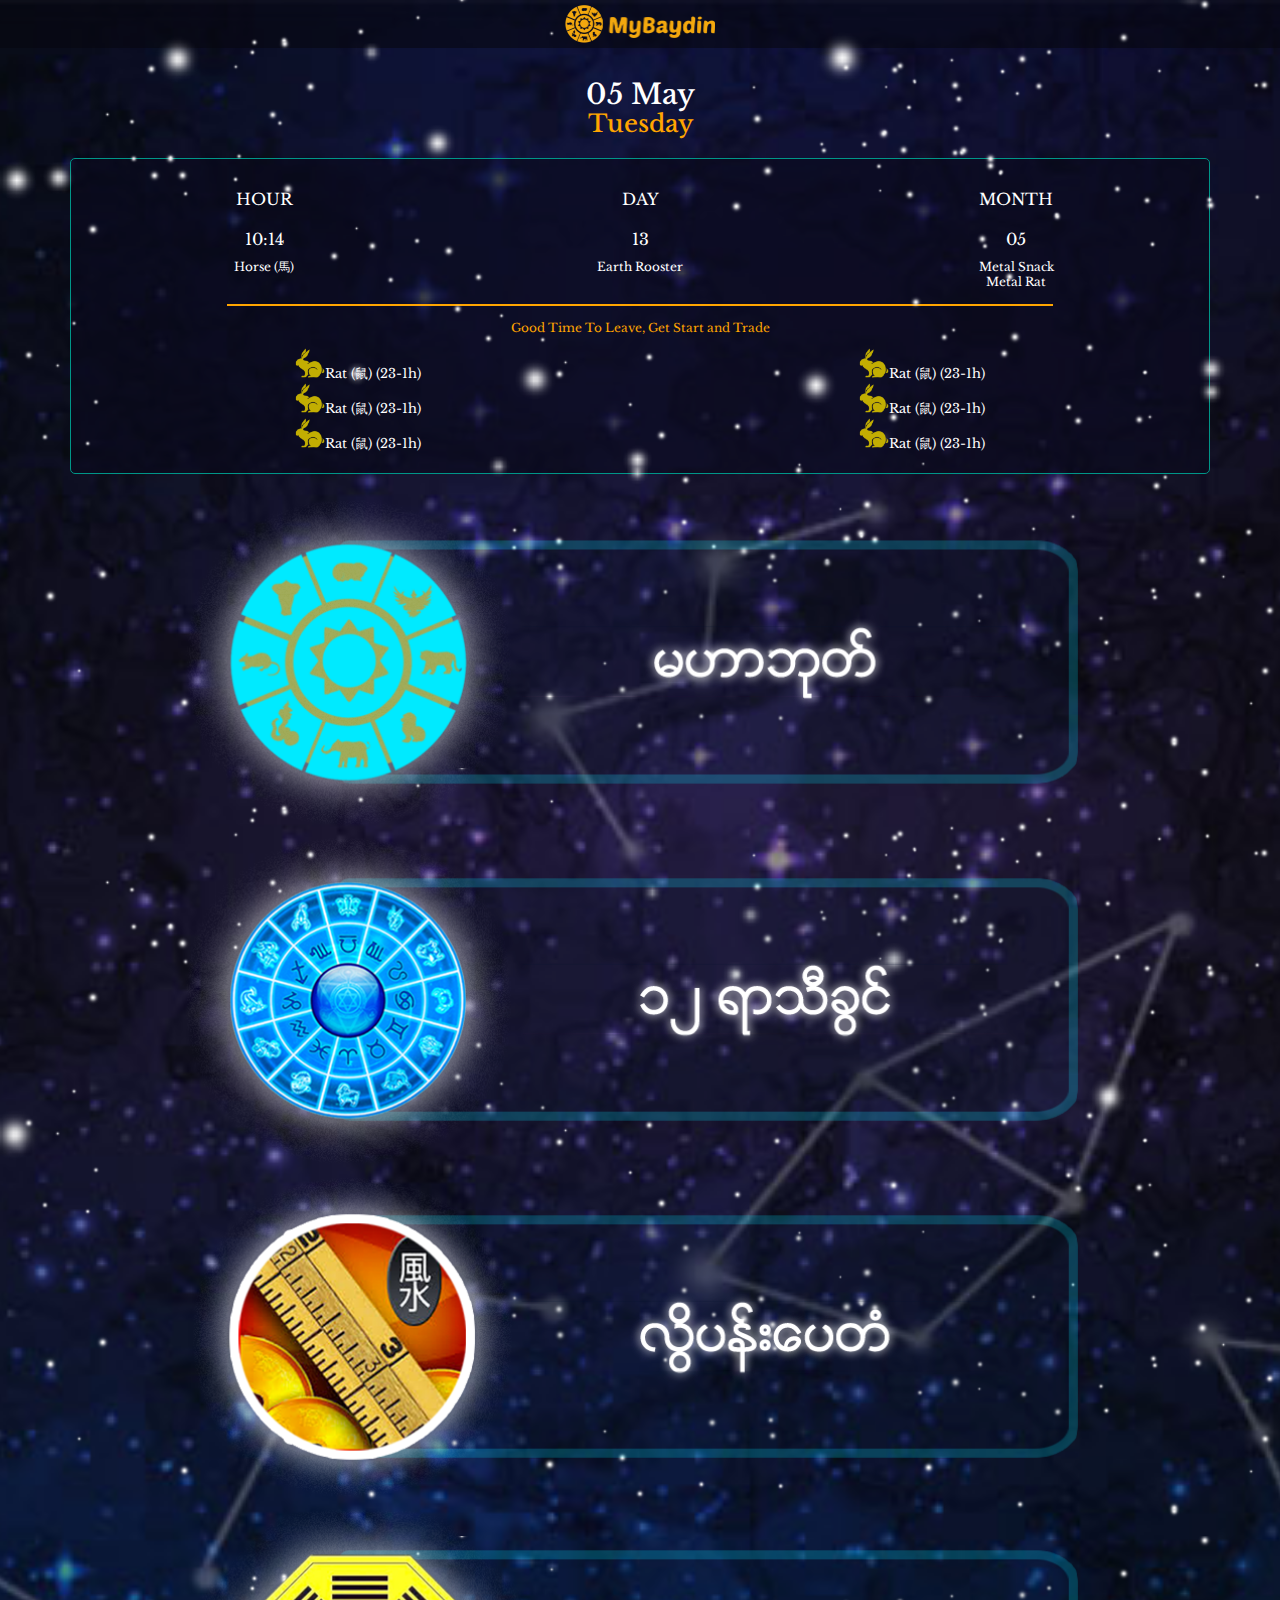
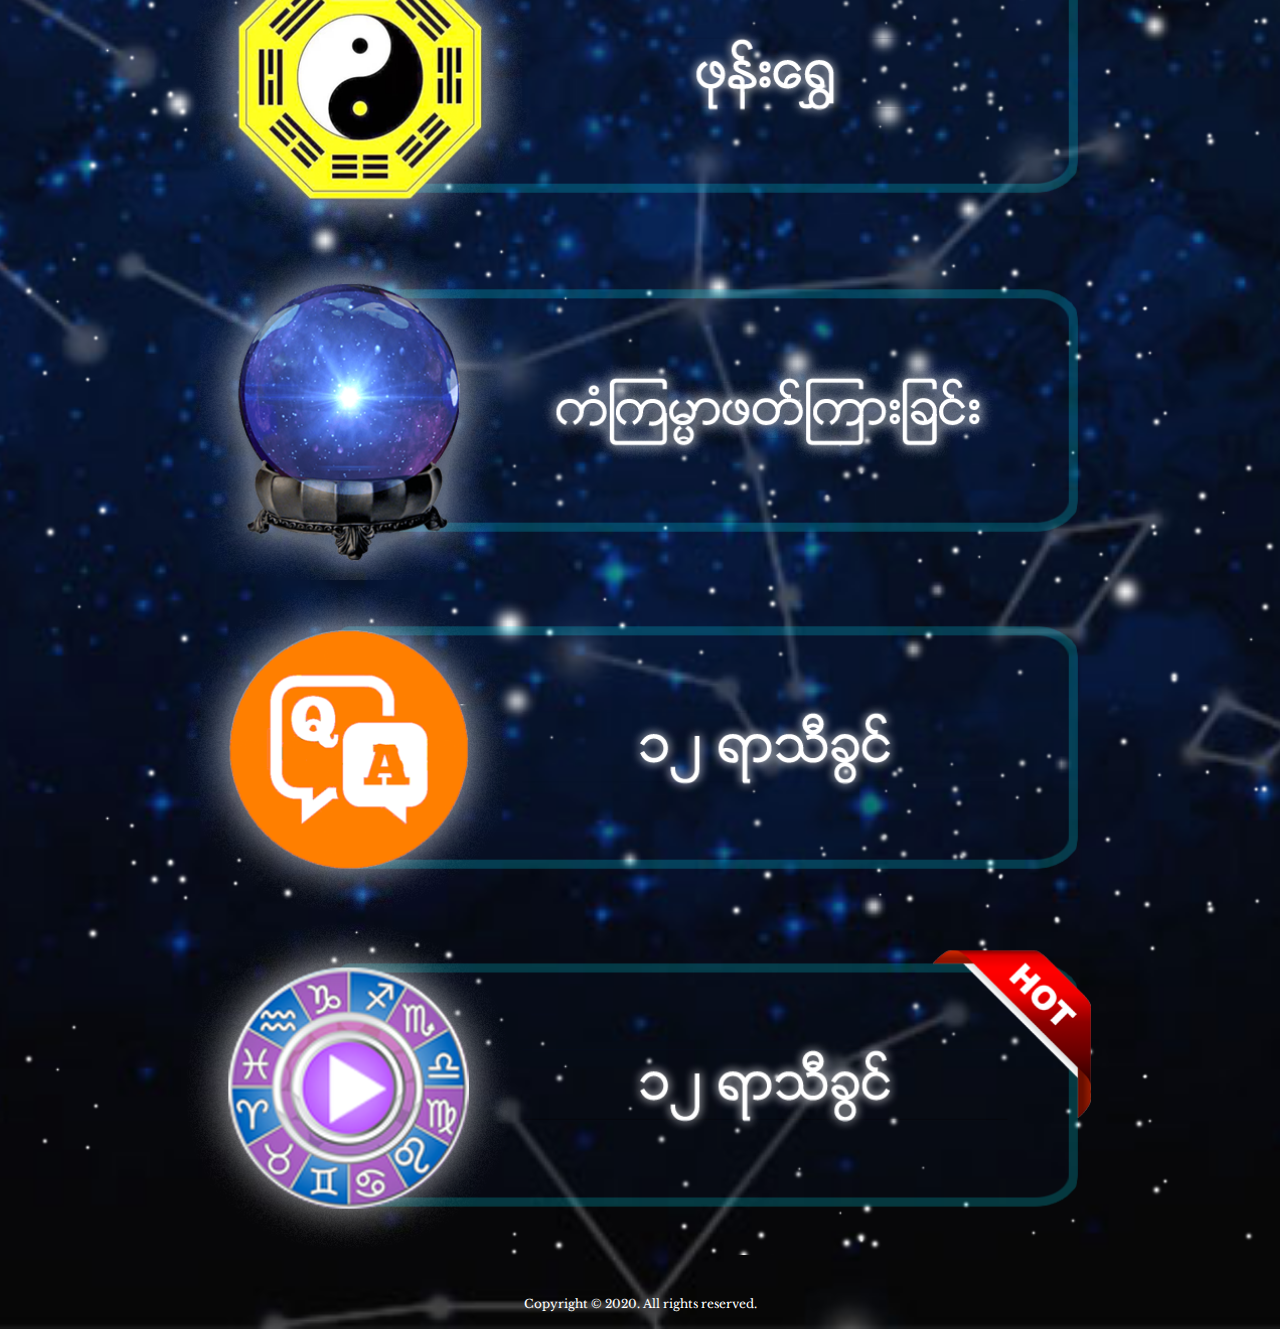
<file: index.html>
<!DOCTYPE html>
<html lang="en">
<head>
	<meta charset="UTF-8">
	<title>myBaydin</title>
  <meta name="viewport" content="width=device-width, initial-scale=1">
  <link href="https://stackpath.bootstrapcdn.com/bootstrap/4.4.1/css/bootstrap.min.css" rel="stylesheet" integrity="sha384-Vkoo8x4CGsO3+Hhxv8T/Q5PaXtkKtu6ug5TOeNV6gBiFeWPGFN9MuhOf23Q9Ifjh" crossorigin="anonymous">
  <script src="https://ajax.googleapis.com/ajax/libs/jquery/3.2.1/jquery.min.js"></script>

	
	<link rel="stylesheet" href="style.css">
	<script>
		$(document).ready(function(){
		    $('#show-video').click(function() {
		      $('#hidden-toggle').toggle("slide");
		    });
		});
	</script>
</head>
<body>
<section>
	<!-- Star background -->
	<div class="star-background">
		<div class="star star1"></div>
		<div class="star star2"></div>
		<div class="star star3"></div>
		<div class="star star4"></div><!-- 
		<div class="star star5"></div>
		<div class="star star6"></div>
		<div class="star star7"></div>
		<div class="star star8"></div> -->
	</div>



	<div id="header">
		<div id="logo"><img src="images/logo.png" alt=""></div>
	</div>

	<div id="date">
		<h3>05 May</h2>
		<h4>Tuesday</h3>
	</div>

	<div id="calendar">
		<div class="container">
			<div class="row">
				<div class="col-4">HOUR</div>
				<div class="col-4">DAY</div>
				<div class="col-4">MONTH</div>
			</div>
			<div class="row">
				<div class="col-4">10:14</div>
				<div class="col-4">13</div>
				<div class="col-4">05</div>
			</div>
			<div class="row" style="font-size: 12px;line-height: normal;">
				<div class="col-4">Horse (馬)</div>
				<div class="col-4">Earth Rooster</div>
				<div class="col-4">Metal Snack <br>Metal Rat</div>
			</div>

			<hr>
			<h7><span class="slogan">Good Time To Leave, Get Start and Trade</span></h7>
			

			<!-- information -->
			<div class="row">
				<div class="col-6 smallinfo">
					<span class="animal animal_23_1"></span>Rat (鼠) (23-1h)
				</div>
				<div class="col-6 smallinfo">
					<span class="animal animal_23_1"></span>Rat (鼠) (23-1h)
				</div>
			</div>
			<div class="row" style="font-size: 13px;line-height: normal;">
				<div class="col-6 smallinfo">
					<span class="animal animal_23_1"></span>Rat (鼠) (23-1h)
				</div>
				<div class="col-6 smallinfo">
					<span class="animal animal_23_1"></span>Rat (鼠) (23-1h)
				</div>
			</div>
			<div class="row" style="font-size: 13px;line-height: normal;">
				<div class="col-6 smallinfo">
					<span class="animal animal_23_1"></span>Rat (鼠) (23-1h)
				</div>
				<div class="col-6 smallinfo">
					<span class="animal animal_23_1"></span>Rat (鼠) (23-1h)
				</div>
			</div>

		</div> <!-- container -->
	</div> <!-- calendar -->

				<!-- service -->
	<div class="service">
		<div class="container">
			<div class="row">
				<div class="col-10 offset-1">	
					<div class="info">
						<a href="cate1.html"><img src="images/icon11.png" alt=""></a>
					</div>					
				</div>
			</div>
			<div class="row">
				<div class="col-10 offset-1">	
					<div class="info">
						<a href="cate2.html"><img src="images/icon12.png" alt=""></a>
					</div>					
				</div>
			</div>
			<div class="row">
				<div class="col-10 offset-1">	
					<div class="info">
						<a href="cate3.html"><img src="images/icon13.png" alt=""></a>
					</div>					
				</div>
			</div>
			<div class="row">
				<div class="col-10 offset-1">	
					<div class="info">
						<a href="#"><img src="images/icon14.png" alt=""></a>
					</div>					
				</div>
			</div>
			<div class="row">
				<div class="col-10 offset-1">	
					<div class="info">
						<a href="cate5.html"><img src="images/icon6.png" alt=""></a>
					</div>					
				</div>
			</div>
			<div class="row">
				<div class="col-10 offset-1">	
					<div class="info">
						<a href="cate6.html"><img src="images/icon21.png" alt=""></a>
					</div>					
				</div>
			</div>
			<div class="row" id="show-video">
				<div class="col-10 offset-1">	
					<div class="info">
						<img src="images/icon23.png" alt="">
					</div>					
				</div>
			</div>


			<div class="row" id="hidden-toggle" style="display: none;">
				<div class="col-10 offset-1">
					<div class="row">	
						<div class="col-6 videocate">
							<a href="cate7.html"><img src="images/clip-icon.png" alt=""><p>Video categories</p></a>
						</div>	
						<div class="col-6 videocate">
							<a href="cate7.html"><img src="images/clip-icon.png" alt=""><p>Video categories</p></a>
						</div>
					</div>
					<div class="row">	
						<div class="col-6 videocate">
							<a href="cate7.html"><img src="images/clip-icon.png" alt=""><p>Video categories</p></a>
						</div>	
						<div class="col-6 videocate">
							<a href="cate7.html"><img src="images/clip-icon.png" alt=""><p>Video categories</p></a>
						</div>
					</div>
				</div>
			</div>

			
		</div>
	</div> <!-- /service -->
</section>

<footer>
	<p style="font-size: 12px;text-align: center;margin-top: 40px;">Copyright © 2020. All rights reserved. </p>
</footer>
  <script src="https://stackpath.bootstrapcdn.com/bootstrap/4.4.1/js/bootstrap.min.js" integrity="sha384-wfSDF2E50Y2D1uUdj0O3uMBJnjuUD4Ih7YwaYd1iqfktj0Uod8GCExl3Og8ifwB6" crossorigin="anonymous"></script>
		
</body>
</html>
</file>
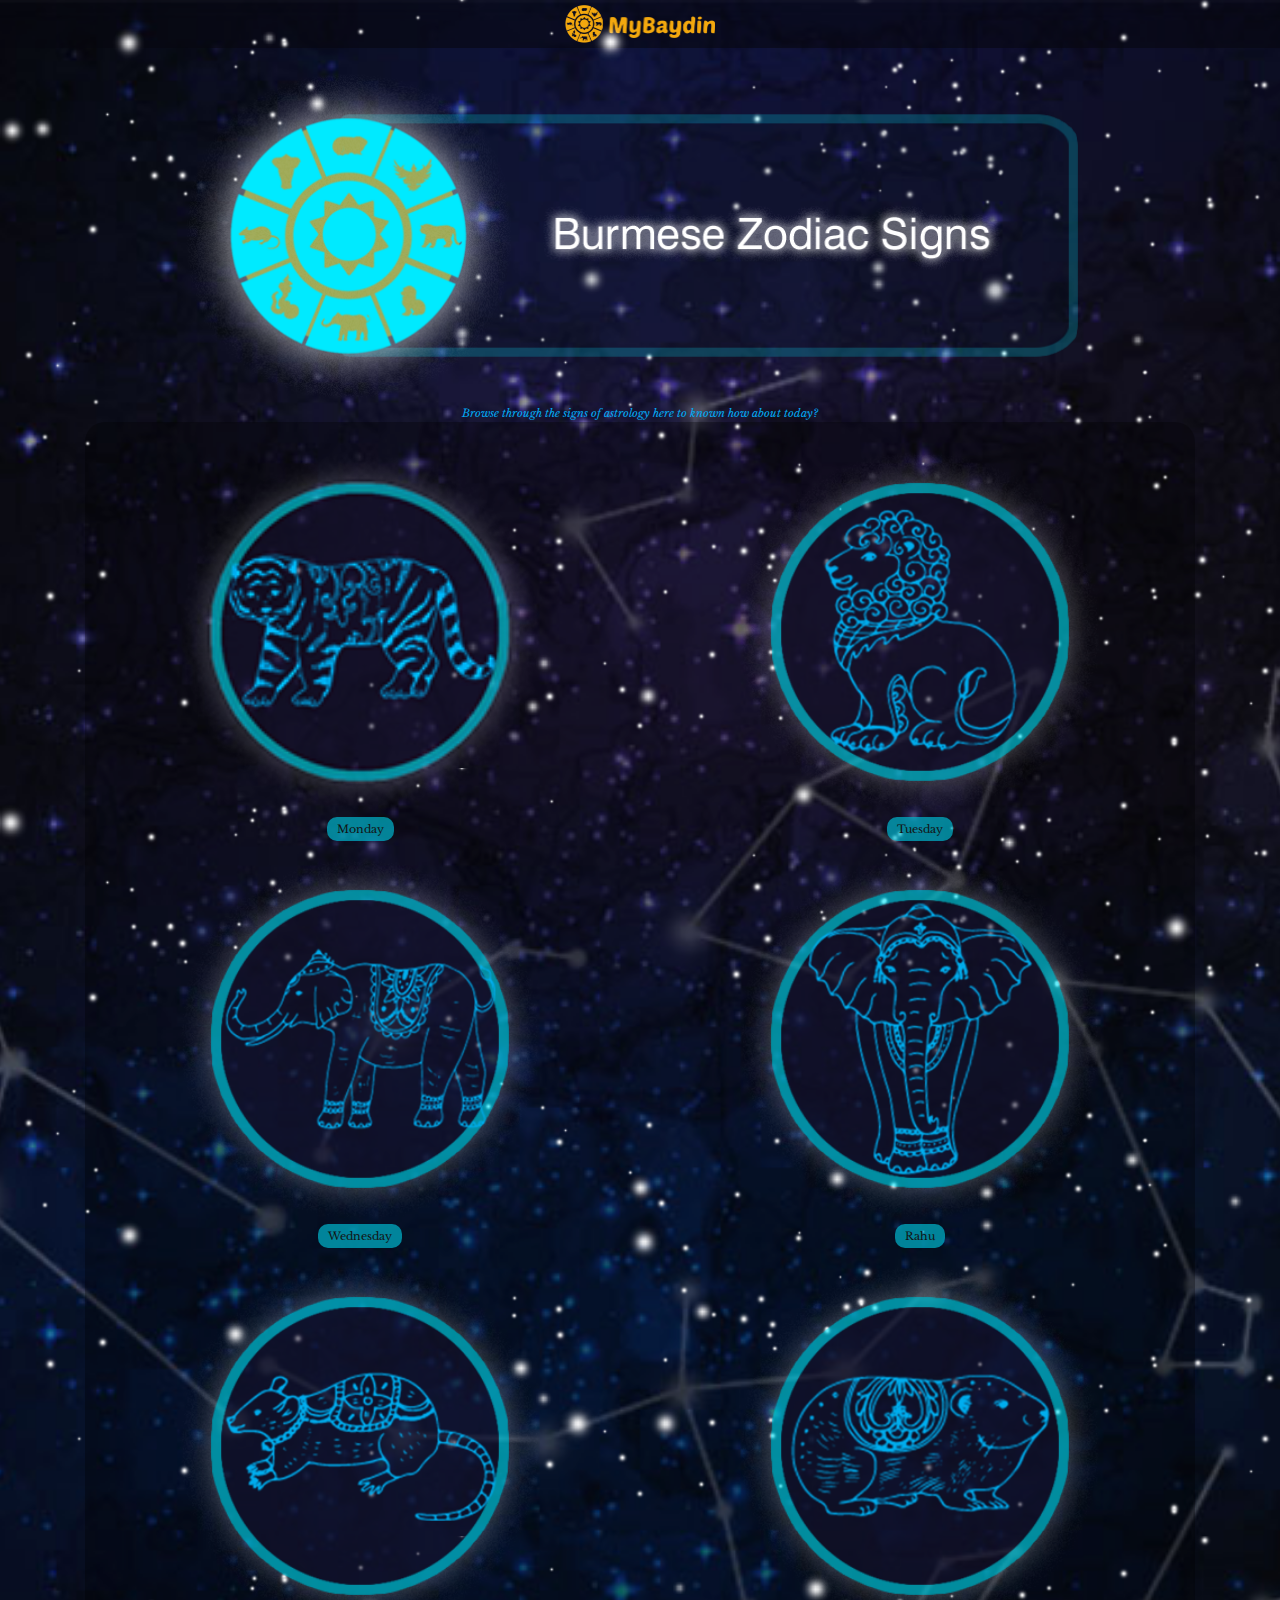
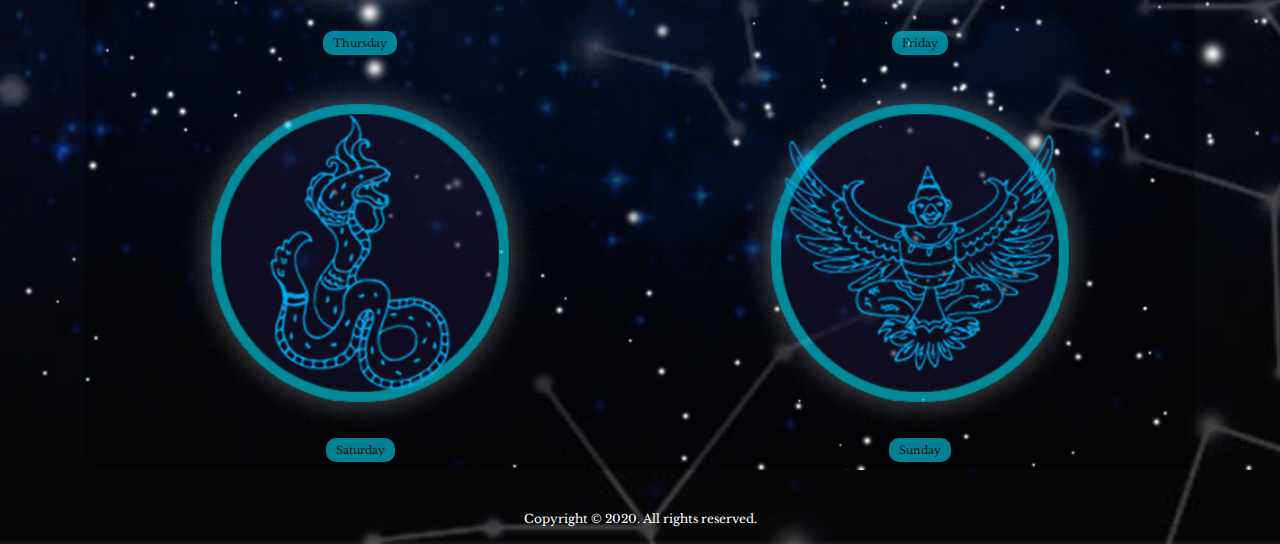
<file: cate1.html>
<!DOCTYPE html>
<html lang="en">
<head>
	<meta charset="UTF-8">
	<title>Burmese Zodiac Signs</title>
  <meta name="viewport" content="width=device-width, initial-scale=1">
  <link href="https://stackpath.bootstrapcdn.com/bootstrap/4.4.1/css/bootstrap.min.css" rel="stylesheet" integrity="sha384-Vkoo8x4CGsO3+Hhxv8T/Q5PaXtkKtu6ug5TOeNV6gBiFeWPGFN9MuhOf23Q9Ifjh" crossorigin="anonymous">
	
	<link rel="stylesheet" href="style.css">
</head>
<body>
<section>
	<!-- Star background -->
	<div class="star-background">
		<div class="star star1"></div>
		<div class="star star2"></div>
		<div class="star star3"></div>
		<div class="star star4"></div><!-- 
		<div class="star star5"></div>
		<div class="star star6"></div>
		<div class="star star7"></div>
		<div class="star star8"></div> -->
	</div>



	<div id="header">
		<div id="logo"><a href="index.html"><img src="images/logo.png" alt=""></a></div>
	</div>

	<!-- service -->
	<div class="service">
		<div class="container">
			<!-- title -->
			<div class="row">
				<div class="col-10 offset-1">	
					<div class="info">
						<a href="#"><img src="images/icon1.png" alt=""></a>
					</div>					
				</div>
			</div>

			<p class="intro">Browse through the signs of astrology here to known how about today?</p>
			
			<!-- Burmese zodiacs -->
			<div class="burmese">
			<div class="row">
				<div class="col-6">	
					<div class="zodiac">
						<a href="#"><img src="images/bz-1.png" alt=""></a>
						<br>
						<h7>Monday</h7>
					</div>					
				</div>
				<div class="col-6">	
					<div class="zodiac">
						<a href="#"><img src="images/bz-2.png" alt=""></a>
						<br>
						<h7>Tuesday</h7>
					</div>					
				</div>
			</div>

			<div class="row">
				<div class="col-6">	
					<div class="zodiac">
						<a href="#"><img src="images/bz-3.png" alt=""></a>
						<br>
						<h7>Wednesday</h7>
					</div>					
				</div>
				<div class="col-6">	
					<div class="zodiac">
						<a href="#"><img src="images/bz-4.png" alt=""></a>
						<br>
						<h7>Rahu</h7>
					</div>					
				</div>
			</div>

			<div class="row">
				<div class="col-6">	
					<div class="zodiac">
						<a href="#"><img src="images/bz-5.png" alt=""></a>
						<br>
						<h7>Thursday</h7>
					</div>					
				</div>
				<div class="col-6">	
					<div class="zodiac">
						<a href="#"><img src="images/bz-6.png" alt=""></a>
						<br>
						<h7>Friday</h7>
					</div>					
				</div>
			</div>

			<div class="row">
				<div class="col-6">	
					<div class="zodiac">
						<a href="#"><img src="images/bz-7.png" alt=""></a>
						<br>
						<h7>Saturday</h7>
					</div>					
				</div>
				<div class="col-6">	
					<div class="zodiac">
						<a href="#"><img src="images/bz-8.png" alt=""></a>
						<br>
						<h7>Sunday</h7>
					</div>					
				</div>
			</div>
			</div> <!-- /burmese -->
			
		</div>
	</div> <!-- /service -->
</section>

<footer>
	<p style="font-size: 12px;text-align: center;margin-top: 40px;">Copyright © 2020. All rights reserved. </p>
</footer>
  <script src="https://stackpath.bootstrapcdn.com/bootstrap/4.4.1/js/bootstrap.min.js" integrity="sha384-wfSDF2E50Y2D1uUdj0O3uMBJnjuUD4Ih7YwaYd1iqfktj0Uod8GCExl3Og8ifwB6" crossorigin="anonymous"></script>
		
</body>
</html>
</file>
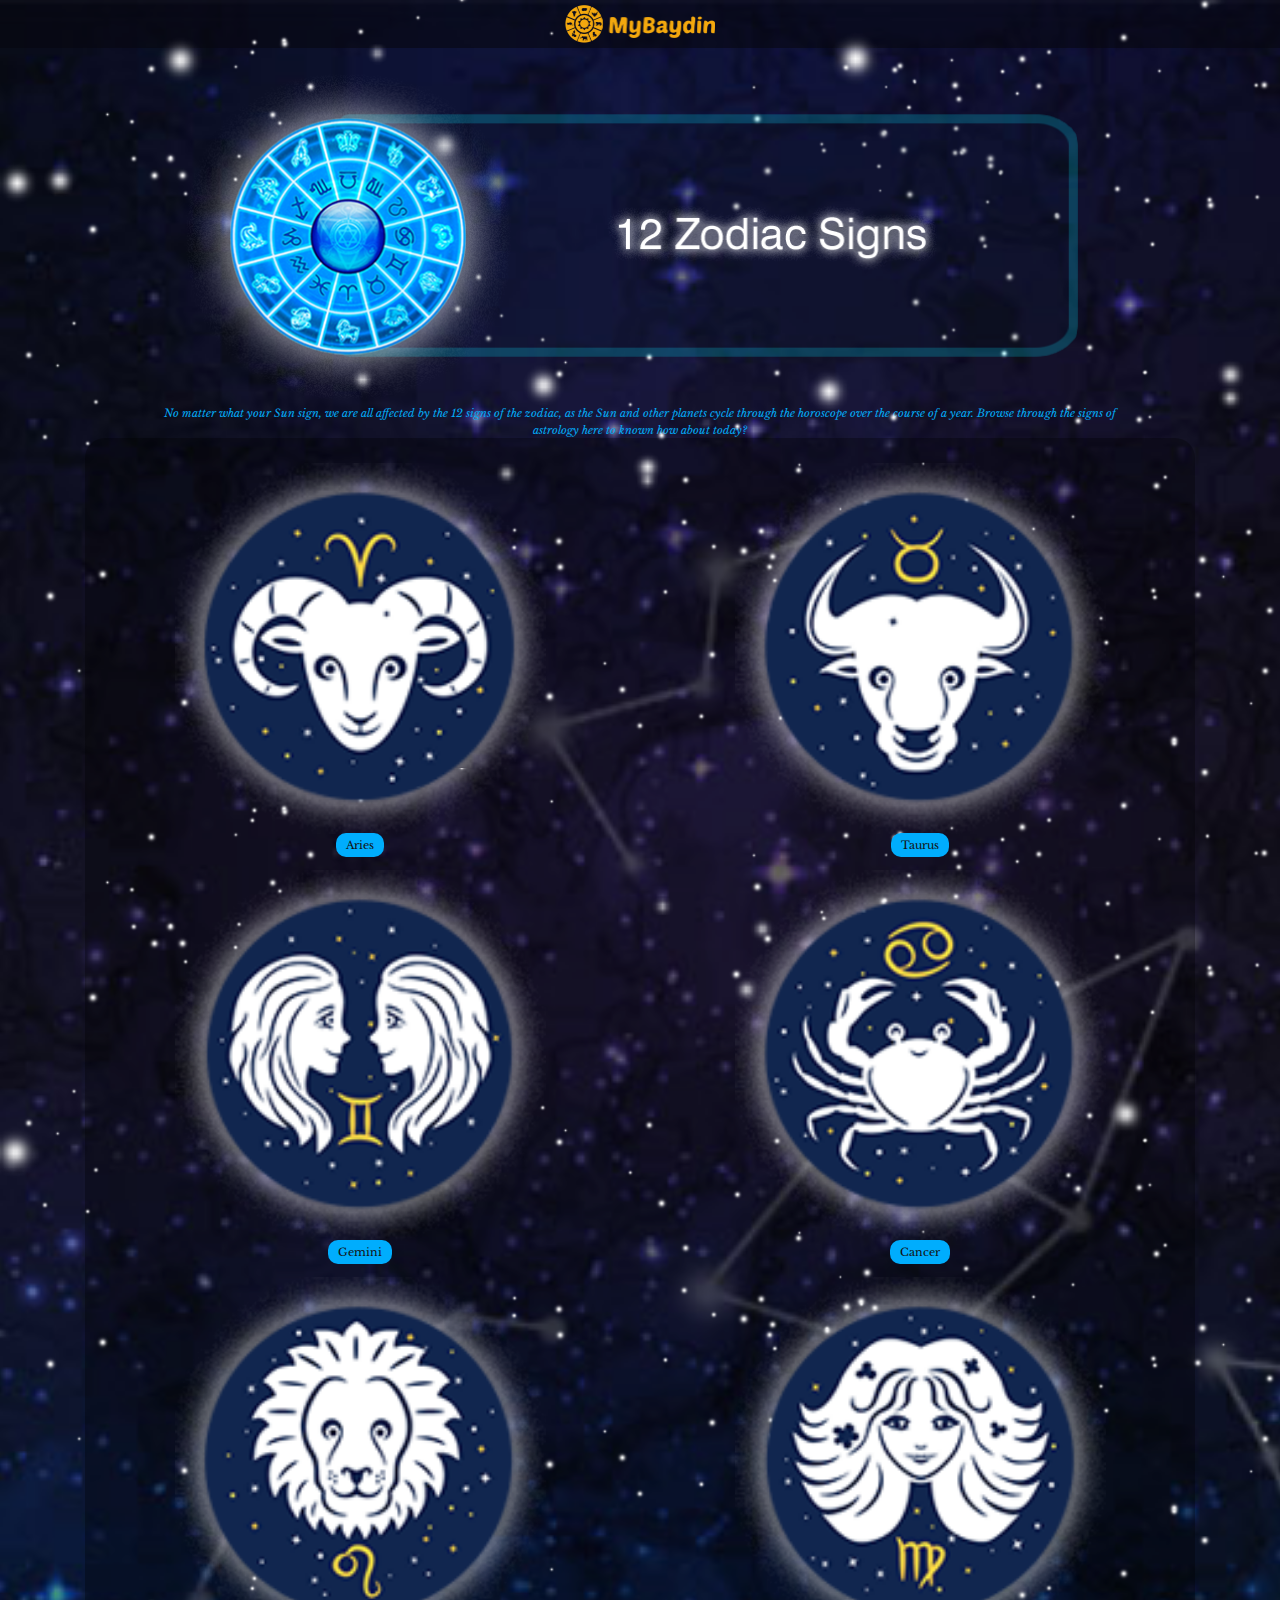
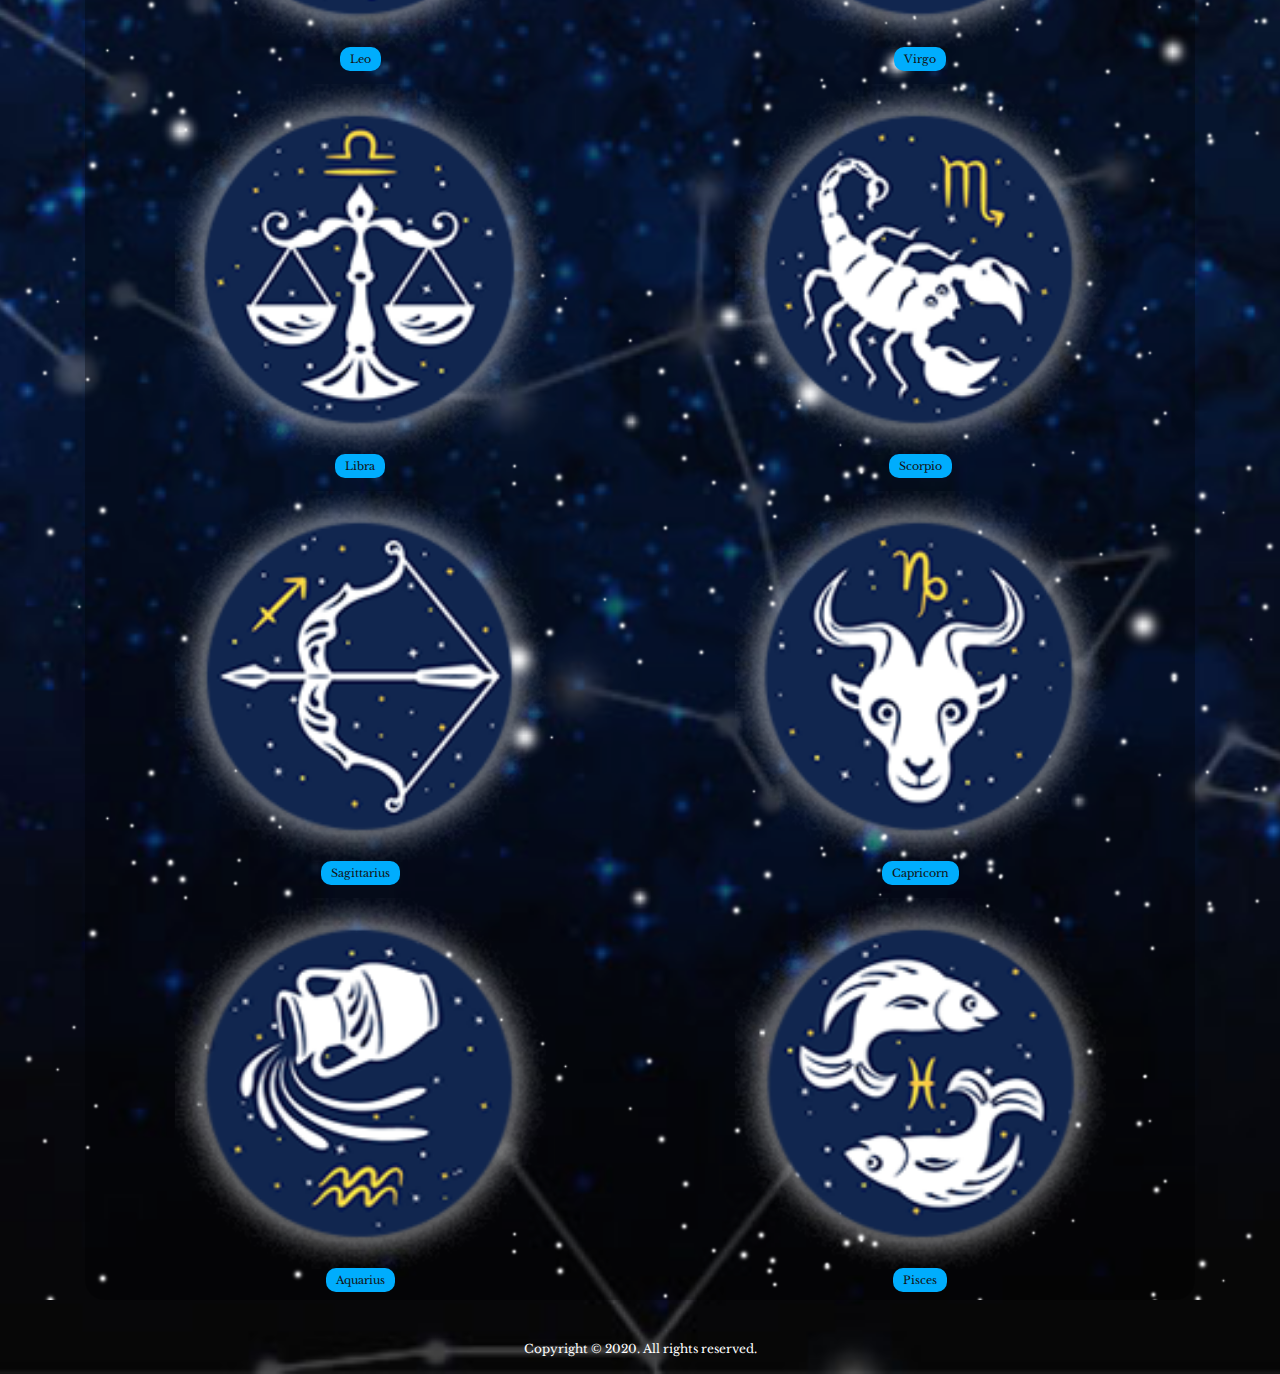
<file: cate2.html>
<!DOCTYPE html>
<html lang="en">
<head>
	<meta charset="UTF-8">
	<title>12 Zodiac Signs</title>
  <meta name="viewport" content="width=device-width, initial-scale=1">
  <link href="https://stackpath.bootstrapcdn.com/bootstrap/4.4.1/css/bootstrap.min.css" rel="stylesheet" integrity="sha384-Vkoo8x4CGsO3+Hhxv8T/Q5PaXtkKtu6ug5TOeNV6gBiFeWPGFN9MuhOf23Q9Ifjh" crossorigin="anonymous">
	
	<link rel="stylesheet" href="style.css">
</head>
<body>
<section>
	<!-- Star background -->
	<div class="star-background">
		<div class="star star1"></div>
		<div class="star star2"></div>
		<div class="star star3"></div>
		<div class="star star4"></div><!-- 
		<div class="star star5"></div>
		<div class="star star6"></div>
		<div class="star star7"></div>
		<div class="star star8"></div> -->
	</div>



	<div id="header">
		<div id="logo"><a href="index.html"><img src="images/logo.png" alt=""></a></div>
	</div>

	<!-- service -->
	<div class="service">
		<div class="container">
			<!-- title -->
			<div class="row">
				<div class="col-10 offset-1">	
					<div class="info">
						<a href="#"><img src="images/icon2.png" alt=""></a>
					</div>					
				</div>
			</div>

			<p class="intro">No matter what your Sun sign, we are all affected by the 12 signs of the zodiac, as the Sun and other planets cycle through the horoscope over the course of a year. Browse through the signs of astrology here to known how about today?</p>
			
			<!-- 12 zodiacs -->
			<div class="zodiac12">
			<div class="row">
				<div class="col-6">	
					<div class="zodiac">
						<a href="#"><img src="images/12-1.png" alt=""></a>
						<br>
						<h7>Aries</h7>
					</div>					
				</div>
				<div class="col-6">	
					<div class="zodiac">
						<a href="#"><img src="images/12-2.png" alt=""></a>
						<br>
						<h7>Taurus</h7>
					</div>					
				</div>
			</div>

			<div class="row">
				<div class="col-6">	
					<div class="zodiac">
						<a href="#"><img src="images/12-3.png" alt=""></a>
						<br>
						<h7>Gemini</h7>
					</div>					
				</div>
				<div class="col-6">	
					<div class="zodiac">
						<a href="#"><img src="images/12-4.png" alt=""></a>
						<br>
						<h7>Cancer</h7>
					</div>					
				</div>
			</div>

			<div class="row">
				<div class="col-6">	
					<div class="zodiac">
						<a href="#"><img src="images/12-5.png" alt=""></a>
						<br>
						<h7>Leo</h7>
					</div>					
				</div>
				<div class="col-6">	
					<div class="zodiac">
						<a href="#"><img src="images/12-6.png" alt=""></a>
						<br>
						<h7>Virgo</h7>
					</div>					
				</div>
			</div>

			<div class="row">
				<div class="col-6">	
					<div class="zodiac">
						<a href="#"><img src="images/12-7.png" alt=""></a>
						<br>
						<h7>Libra</h7>
					</div>					
				</div>
				<div class="col-6">	
					<div class="zodiac">
						<a href="#"><img src="images/12-8.png" alt=""></a>
						<br>
						<h7>Scorpio</h7>
					</div>					
				</div>
			</div>

			<div class="row">
				<div class="col-6">	
					<div class="zodiac">
						<a href="#"><img src="images/12-9.png" alt=""></a>
						<br>
						<h7>Sagittarius</h7>
					</div>					
				</div>
				<div class="col-6">	
					<div class="zodiac">
						<a href="#"><img src="images/12-10.png" alt=""></a>
						<br>
						<h7>Capricorn</h7>
					</div>					
				</div>
			</div>

			<div class="row">
				<div class="col-6">	
					<div class="zodiac">
						<a href="#"><img src="images/12-11.png" alt=""></a>
						<br>
						<h7>Aquarius</h7>
					</div>					
				</div>
				<div class="col-6">	
					<div class="zodiac">
						<a href="#"><img src="images/12-12.png" alt=""></a>
						<br>
						<h7>Pisces</h7>
					</div>					
				</div>
			</div>
			</div> <!-- /12 zodiacs -->
			
		</div>
	</div> <!-- /service -->
</section>

<footer>
	<p style="font-size: 12px;text-align: center;margin-top: 40px;">Copyright © 2020. All rights reserved. </p>
</footer>
  <script src="https://stackpath.bootstrapcdn.com/bootstrap/4.4.1/js/bootstrap.min.js" integrity="sha384-wfSDF2E50Y2D1uUdj0O3uMBJnjuUD4Ih7YwaYd1iqfktj0Uod8GCExl3Og8ifwB6" crossorigin="anonymous"></script>
		
</body>
</html>
</file>
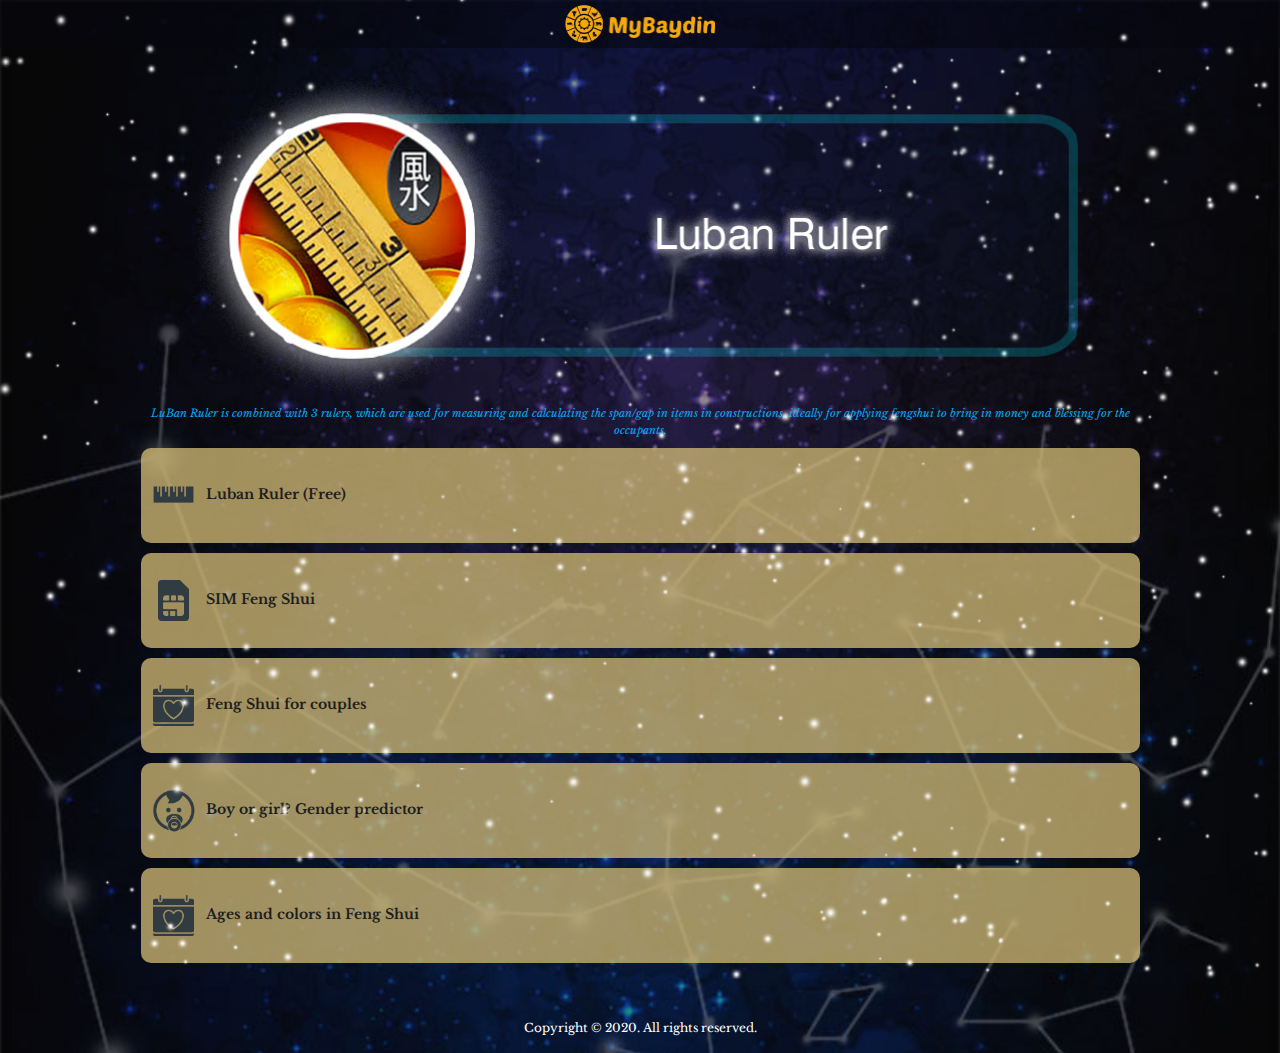
<file: cate3.html>
<!DOCTYPE html>
<html lang="en">
<head>
	<meta charset="UTF-8">
	<title>Luban Ruler</title>
  <meta name="viewport" content="width=device-width, initial-scale=1">
  <link href="https://stackpath.bootstrapcdn.com/bootstrap/4.4.1/css/bootstrap.min.css" rel="stylesheet" integrity="sha384-Vkoo8x4CGsO3+Hhxv8T/Q5PaXtkKtu6ug5TOeNV6gBiFeWPGFN9MuhOf23Q9Ifjh" crossorigin="anonymous">
	
	<link rel="stylesheet" href="style.css">
</head>
<body>
<section>
	<!-- Star background -->
	<div class="star-background">
		<div class="star star1"></div>
		<div class="star star2"></div>
		<div class="star star3"></div>
		<div class="star star4"></div><!-- 
		<div class="star star5"></div>
		<div class="star star6"></div>
		<div class="star star7"></div>
		<div class="star star8"></div> -->
	</div>



	<div id="header">
		<div id="logo"><a href="index.html"><img src="images/logo.png" alt=""></a></div>
	</div>

	<!-- service -->
	<div class="service">
		<div class="container">
			<!-- title -->
			<div class="row">
				<div class="col-10 offset-1">	
					<div class="info">
						<a href="#"><img src="images/icon3.png" alt=""></a>
					</div>					
				</div>
			</div>

			<p class="intro">LuBan Ruler is combined with 3 rulers, which are used for measuring and calculating the span/gap in items in constructions, ideally for applying fengshui to bring in money and blessing for the occupants.</p>
	
			<ul class="luban">
				<li>
					<a href="#"><img src="images/ruler.png" alt="">Luban Ruler (Free)</a>
				</li>
				<li>
					<a href="#"><img src="images/sim.png" alt="">SIM Feng Shui</a>
				</li>
				<li>
					<a href="#"><img src="images/love.png" alt="">Feng Shui for couples</a>
				</li>
				<li>
					<a href="#"><img src="images/baby.png" alt="">Boy or girl? Gender predictor</a>
				</li>
				<li>
					<a href="#"><img src="images/love.png" alt="">Ages and colors in Feng Shui</a>
				</li>
			</ul>
			
		</div>
	</div> <!-- /service -->
</section>

<footer>
	<p style="font-size: 12px;text-align: center;margin-top: 40px;">Copyright © 2020. All rights reserved. </p>
</footer>
  <script src="https://stackpath.bootstrapcdn.com/bootstrap/4.4.1/js/bootstrap.min.js" integrity="sha384-wfSDF2E50Y2D1uUdj0O3uMBJnjuUD4Ih7YwaYd1iqfktj0Uod8GCExl3Og8ifwB6" crossorigin="anonymous"></script>
		
</body>
</html>
</file>
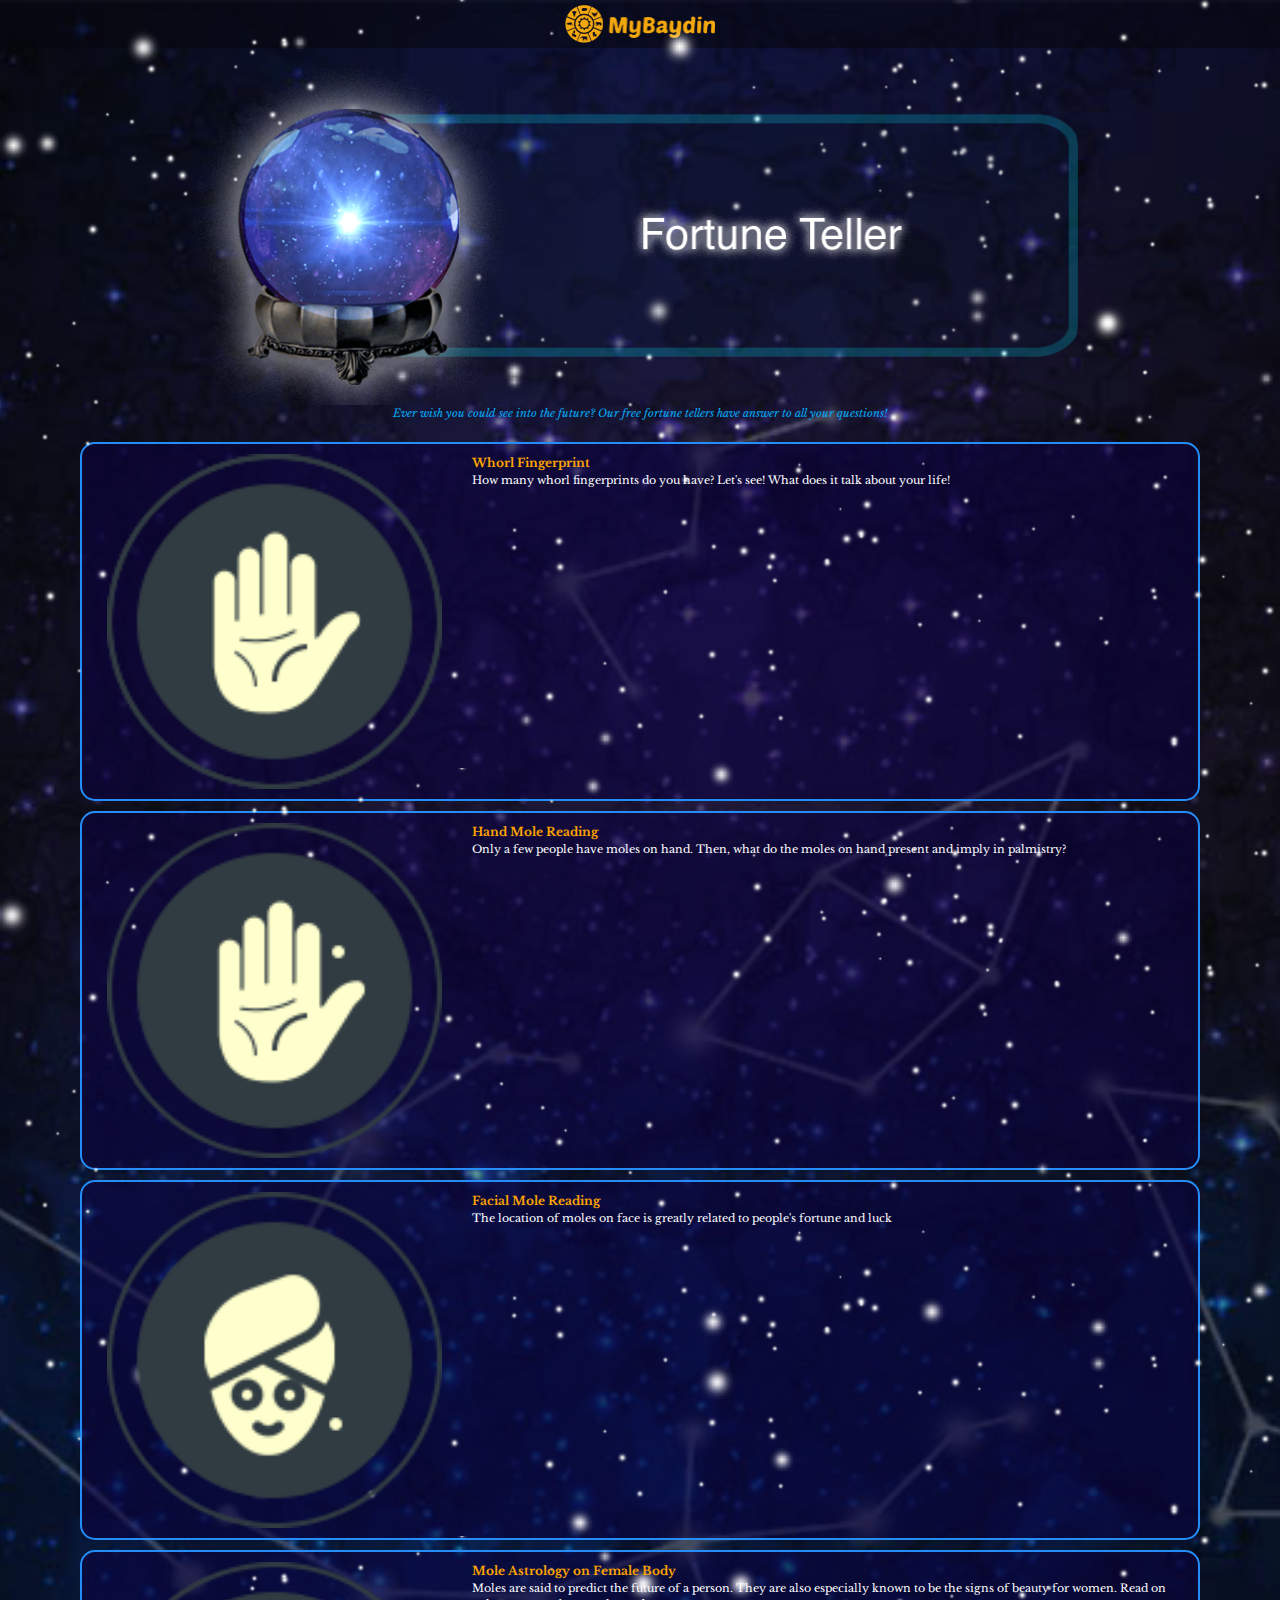
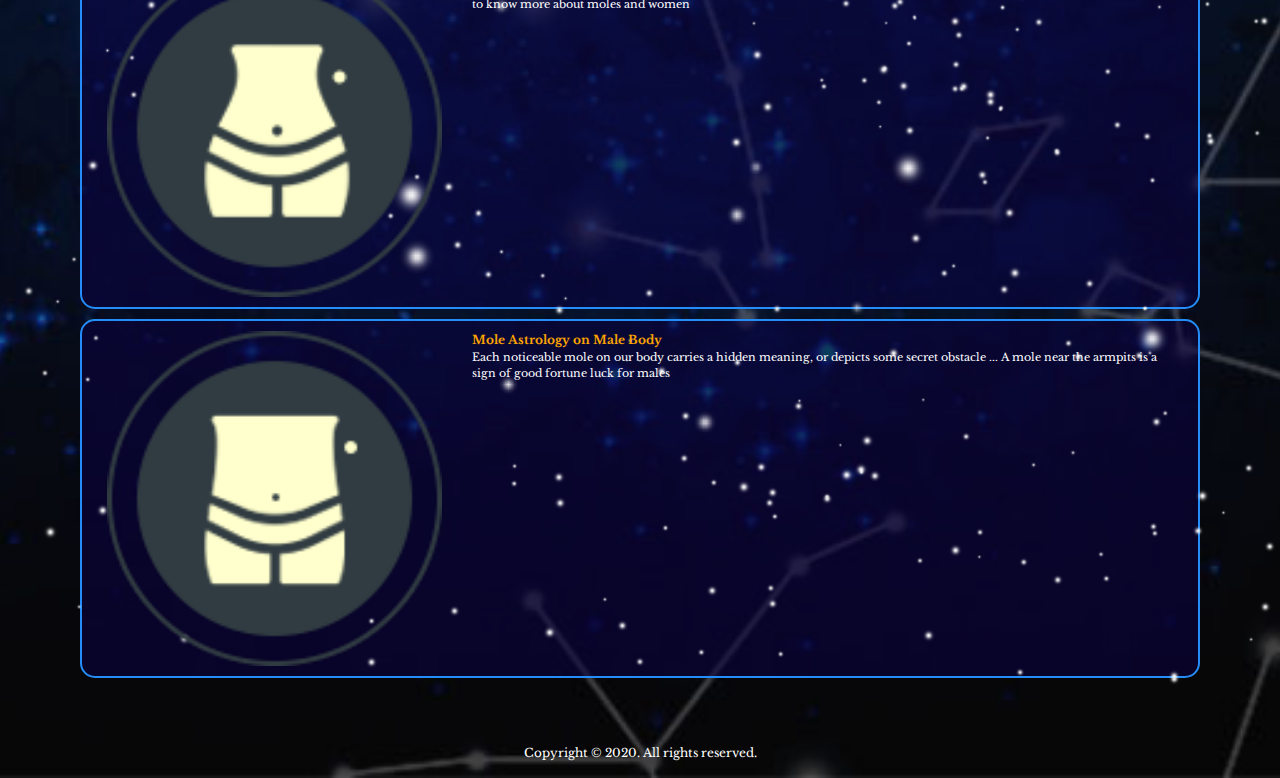
<file: cate5.html>
<!DOCTYPE html>
<html lang="en">
<head>
	<meta charset="UTF-8">
	<title>Fortune Teller</title>
  <meta name="viewport" content="width=device-width, initial-scale=1">
  <link href="https://stackpath.bootstrapcdn.com/bootstrap/4.4.1/css/bootstrap.min.css" rel="stylesheet" integrity="sha384-Vkoo8x4CGsO3+Hhxv8T/Q5PaXtkKtu6ug5TOeNV6gBiFeWPGFN9MuhOf23Q9Ifjh" crossorigin="anonymous">
	
	<link rel="stylesheet" href="style.css">
</head>
<body>
<section>
	<!-- Star background -->
	<div class="star-background">
		<div class="star star1"></div>
		<div class="star star2"></div>
		<div class="star star3"></div>
		<div class="star star4"></div><!-- 
		<div class="star star5"></div>
		<div class="star star6"></div>
		<div class="star star7"></div>
		<div class="star star8"></div> -->
	</div>



	<div id="header">
		<div id="logo"><a href="index.html"><img src="images/logo.png" alt=""></a></div>
	</div>

	<!-- service -->
	<div class="service">
		<div class="container">
			<!-- title -->
			<div class="row">
				<div class="col-10 offset-1">	
					<div class="info">
						<a href="#"><img src="images/icon5.png" alt=""></a>
					</div>					
				</div>
			</div>

			<p class="intro">Ever wish you could see into the future? Our free fortune tellers have answer to all your questions!</p>
	
			<ul class="fortune">
				<li>
					<a href="#">
						<div class="row">
								<div class="col-4">
									<img src="images/boi-hoa-tay.png" alt="">
								</div>
								<div class="col-8">
									<span class="title">Whorl Fingerprint</span>
									<p>How many whorl fingerprints do you have? Let's see! What does it talk about your life!</p>
								</div>
						</div>
					</a>
				</li>
				<li>
					<a href="#">
						<div class="row">
								<div class="col-4">
									<img src="images/hand-mole.png" alt="">
								</div>
								<div class="col-8">
									<span class="title">Hand Mole Reading</span>
									<p>Only a few people have moles on hand. Then, what do the moles on hand present and imply in palmistry?</p>
								</div>
						</div>
					</a>
				</li>
				<li>
					<a href="#">
						<div class="row">
								<div class="col-4">
									<img src="images/facial-mole.png" alt="">
								</div>
								<div class="col-8">
									<span class="title">Facial Mole Reading</span>
									<p>The location of moles on face is greatly related to people's fortune and luck</p>
								</div>
						</div>
					</a>
				</li>
				<li>
					<a href="#">
						<div class="row">
								<div class="col-4">
									<img src="images/female-body-mole.png" alt="">
								</div>
								<div class="col-8">
									<span class="title">Mole Astrology on Female Body</span>
									<p>Moles are said to predict the future of a person. They are also especially known to be the signs of beauty for women. Read on to know more about moles and women</p>
								</div>
						</div>
					</a>
				</li>
				<li>
					<a href="#">
						<div class="row">
								<div class="col-4">
									<img src="images/male-body-mole.png" alt="">
								</div>
								<div class="col-8">
									<span class="title">Mole Astrology on Male Body</span>
									<p>Each noticeable mole on our body carries a hidden meaning, or depicts some secret obstacle ... A mole near the armpits is a sign of good fortune luck for males</p>
								</div>
						</div>
					</a>
				</li>
			</ul>
			
		</div>
	</div> <!-- /service -->
</section>

<footer>
	<p style="font-size: 12px;text-align: center;margin-top: 40px;">Copyright © 2020. All rights reserved. </p>
</footer>
  <script src="https://stackpath.bootstrapcdn.com/bootstrap/4.4.1/js/bootstrap.min.js" integrity="sha384-wfSDF2E50Y2D1uUdj0O3uMBJnjuUD4Ih7YwaYd1iqfktj0Uod8GCExl3Og8ifwB6" crossorigin="anonymous"></script>
		
</body>
</html>
</file>
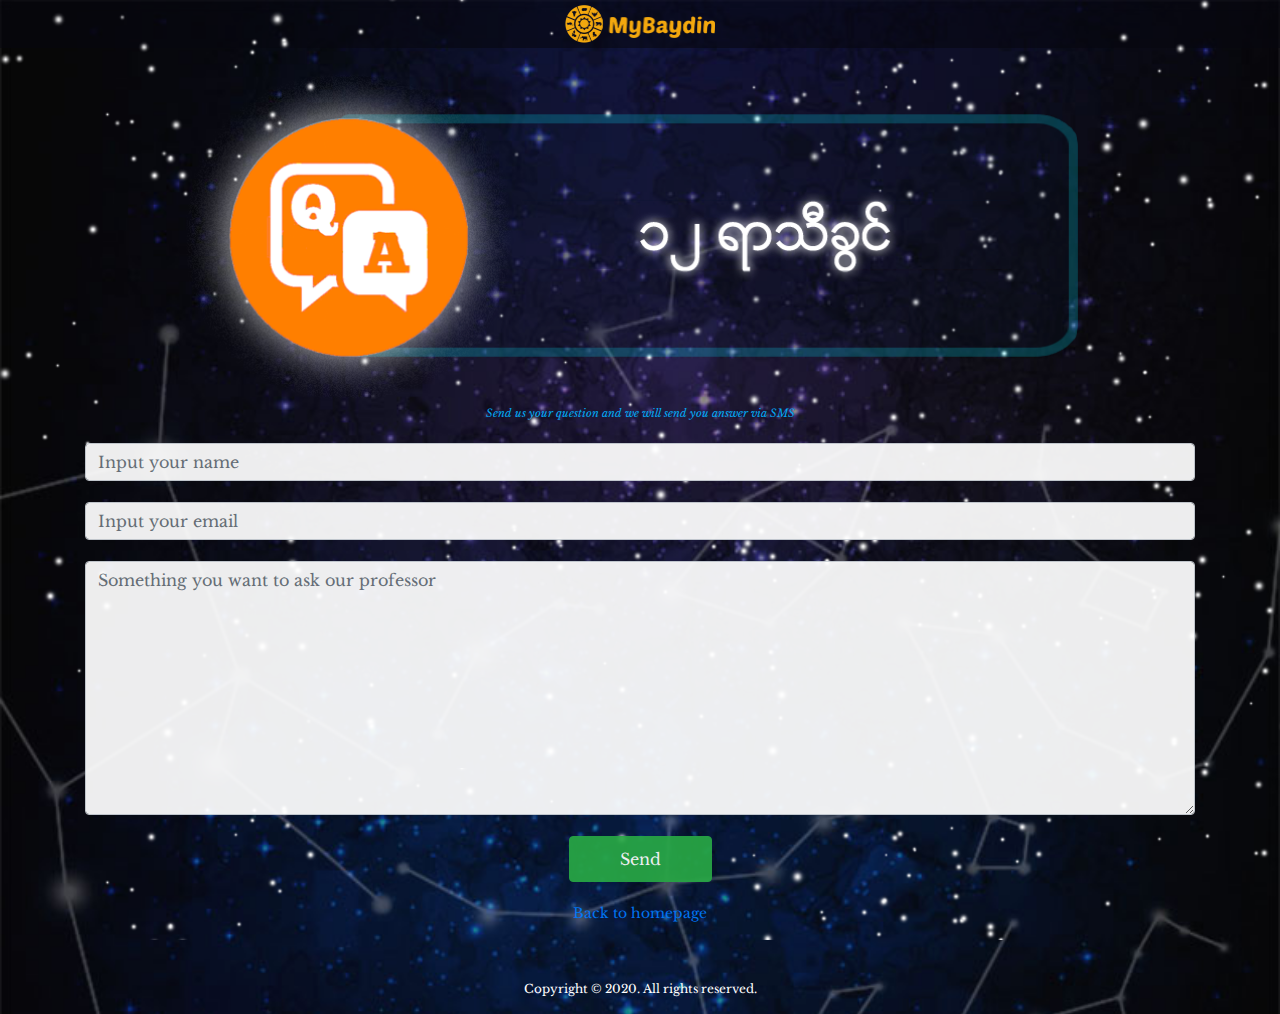
<file: cate6.html>
<!DOCTYPE html>
<html lang="en">
<head>
	<meta charset="UTF-8">
	<title>Fortune Teller</title>
  <meta name="viewport" content="width=device-width, initial-scale=1">
  <link href="https://stackpath.bootstrapcdn.com/bootstrap/4.4.1/css/bootstrap.min.css" rel="stylesheet" integrity="sha384-Vkoo8x4CGsO3+Hhxv8T/Q5PaXtkKtu6ug5TOeNV6gBiFeWPGFN9MuhOf23Q9Ifjh" crossorigin="anonymous">
	
	<link rel="stylesheet" href="style.css">
</head>
<body>
<section>
	<!-- Star background -->
	<div class="star-background">
		<div class="star star1"></div>
		<div class="star star2"></div>
		<div class="star star3"></div>
		<div class="star star4"></div><!-- 
		<div class="star star5"></div>
		<div class="star star6"></div>
		<div class="star star7"></div>
		<div class="star star8"></div> -->
	</div>



	<div id="header">
		<div id="logo"><a href="index.html"><img src="images/logo.png" alt=""></a></div>
	</div>

	<!-- service -->
	<div class="service">
		<div class="container">
			<!-- title -->
			<div class="row">
				<div class="col-10 offset-1">	
					<div class="info">
						<a href="#"><img src="images/icon21.png" alt=""></a>
					</div>					
				</div>
			</div>

			<p class="intro">Send us your question and we will send you answer via SMS</p>
	
			<div class="question form-group">
				<form action="#">
					<br>
					<input type="text" class="form-control" placeholder="Input your name">
					<br>
					<input type="text" class="form-control" placeholder="Input your email">
					<br>
					<textarea name="" id="" cols="30" rows="10" class="form-control" placeholder="Something you want to ask our professor"></textarea>
					<br>
					<button class="btn btn-success" type="submit">Send</button>
				</form>
				<br>
				<a href="index.html">Back to homepage</a>
			</div>
			
		</div>
	</div> <!-- /service -->
</section>

<footer>
	<p style="font-size: 12px;text-align: center;margin-top: 40px;">Copyright © 2020. All rights reserved. </p>
</footer>
  <script src="https://stackpath.bootstrapcdn.com/bootstrap/4.4.1/js/bootstrap.min.js" integrity="sha384-wfSDF2E50Y2D1uUdj0O3uMBJnjuUD4Ih7YwaYd1iqfktj0Uod8GCExl3Og8ifwB6" crossorigin="anonymous"></script>
		
</body>
</html>
</file>
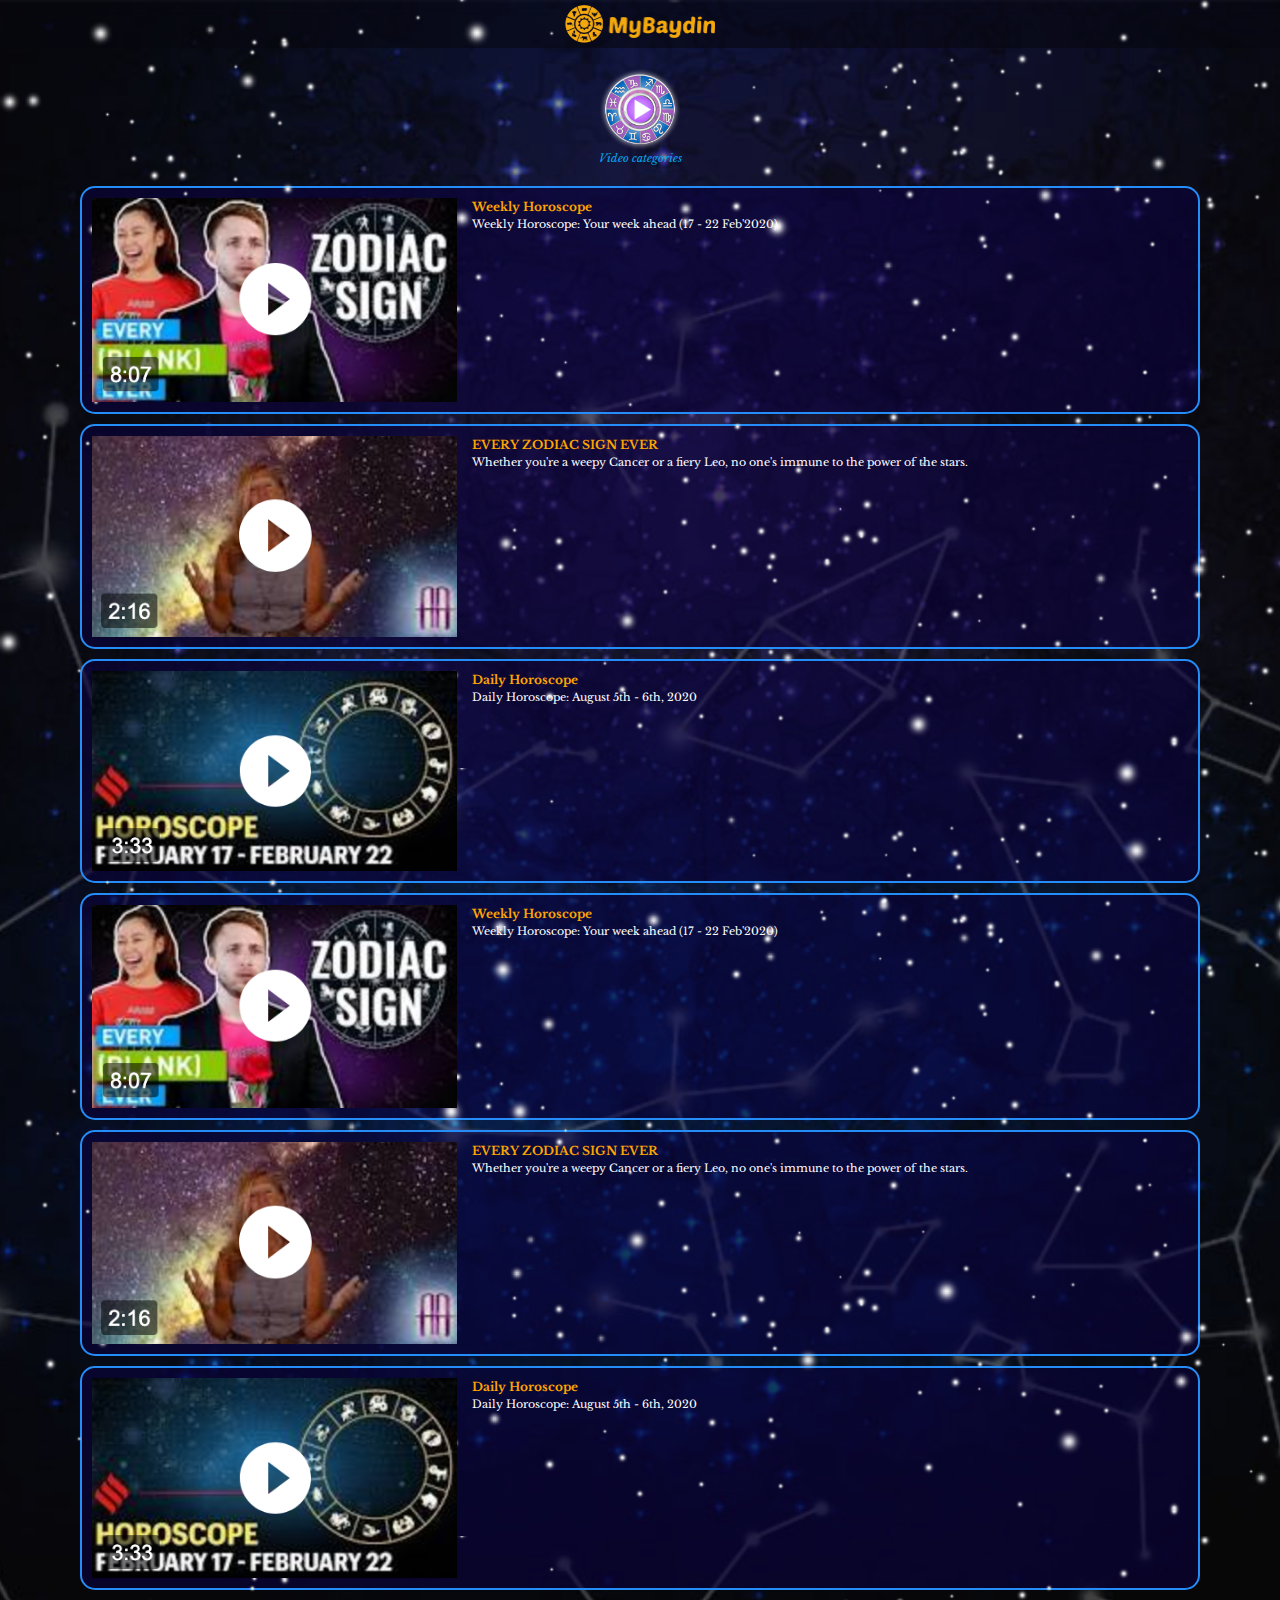
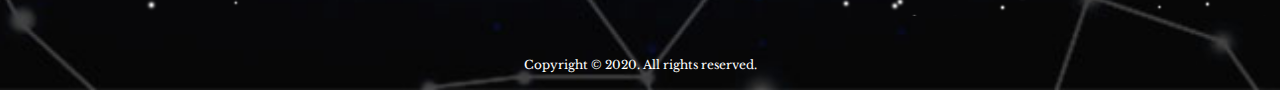
<file: cate7.html>
<!DOCTYPE html>
<html lang="en">
<head>
	<meta charset="UTF-8">
	<title>Video Categories</title>
  <meta name="viewport" content="width=device-width, initial-scale=1">
  <link href="https://stackpath.bootstrapcdn.com/bootstrap/4.4.1/css/bootstrap.min.css" rel="stylesheet" integrity="sha384-Vkoo8x4CGsO3+Hhxv8T/Q5PaXtkKtu6ug5TOeNV6gBiFeWPGFN9MuhOf23Q9Ifjh" crossorigin="anonymous">
	
	<link rel="stylesheet" href="style.css">
</head>
<body>
<section>
	<!-- Star background -->
	<div class="star-background">
		<div class="star star1"></div>
		<div class="star star2"></div>
		<div class="star star3"></div>
		<div class="star star4"></div><!-- 
		<div class="star star5"></div>
		<div class="star star6"></div>
		<div class="star star7"></div>
		<div class="star star8"></div> -->
	</div>



	<div id="header">
		<div id="logo"><a href="index.html"><img src="images/logo.png" alt=""></a></div>
	</div>

	<!-- service -->
	<div class="service">
		<div class="container">
			<!-- title -->
			<div class="row">
				<div class="col-10 offset-1">	
					<div class="info">
						<a href="#"><img style="max-width: 80px;" src="images/clip-icon.png" alt=""></a>
					</div>					
				</div>
			</div>

			<p class="intro">Video categories</p>
	
			<ul class="fortune">
				<li>
					<a href="video-detail.html">
						<div class="row">
								<div class="col-4 no-padding">
									<img src="images/vid-1.png" alt="">
								</div>
								<div class="col-8">
									<span class="title">Weekly Horoscope</span>
									<p>Weekly Horoscope: Your week ahead (17 - 22 Feb'2020)</p>
								</div>
						</div>
					</a>
				</li>
				<li>
					<a href="#">
						<div class="row">
								<div class="col-4 no-padding">
									<img src="images/vid-2.png" alt="">
								</div>
								<div class="col-8">
									<span class="title">EVERY ZODIAC SIGN EVER</span>
									<p>Whether you're a weepy Cancer or a fiery Leo, no one's immune to the power of the stars.</p>
								</div>
						</div>
					</a>
				</li>
				<li>
					<a href="#">
						<div class="row">
								<div class="col-4 no-padding">
									<img src="images/vid-3.png" alt="">
								</div>
								<div class="col-8">
									<span class="title">Daily Horoscope</span>
									<p>Daily Horoscope: August 5th - 6th, 2020</p>
								</div>
						</div>
					</a>
				</li>
				<li>
					<a href="#">
						<div class="row">
								<div class="col-4 no-padding">
									<img src="images/vid-1.png" alt="">
								</div>
								<div class="col-8">
									<span class="title">Weekly Horoscope</span>
									<p>Weekly Horoscope: Your week ahead (17 - 22 Feb'2020)</p>
								</div>
						</div>
					</a>
				</li>
				<li>
					<a href="#">
						<div class="row">
								<div class="col-4 no-padding">
									<img src="images/vid-2.png" alt="">
								</div>
								<div class="col-8">
									<span class="title">EVERY ZODIAC SIGN EVER</span>
									<p>Whether you're a weepy Cancer or a fiery Leo, no one's immune to the power of the stars.</p>
								</div>
						</div>
					</a>
				</li>
				<li>
					<a href="#">
						<div class="row">
								<div class="col-4 no-padding">
									<img src="images/vid-3.png" alt="">
								</div>
								<div class="col-8">
									<span class="title">Daily Horoscope</span>
									<p>Daily Horoscope: August 5th - 6th, 2020</p>
								</div>
						</div>
					</a>
				</li>
			</ul>
			
		</div>
	</div> <!-- /service -->
</section>

<footer>
	<p style="font-size: 12px;text-align: center;margin-top: 40px;">Copyright © 2020. All rights reserved. </p>
</footer>
  <script src="https://stackpath.bootstrapcdn.com/bootstrap/4.4.1/js/bootstrap.min.js" integrity="sha384-wfSDF2E50Y2D1uUdj0O3uMBJnjuUD4Ih7YwaYd1iqfktj0Uod8GCExl3Og8ifwB6" crossorigin="anonymous"></script>
		
</body>
</html>
</file>
<file: style.css>
@import url('https://fonts.googleapis.com/css2?family=Poppins:ital,wght@0,400;0,500;0,600;0,700;0,800;0,900;1,200&display=swap');
@import url('https://fonts.googleapis.com/css2?family=Libre+Baskerville:wght@400;700&display=swap');

*
{
	margin: 0;
	padding: 0;
	box-sizing: border-box;
	/*font-family: 'Poppins', sans-serif;*/
	font-family: 'Libre Baskerville', serif;
	color: #fff;
}

.question button.btn.btn-success {
    padding: 10px 50px;
}

.question.form-group {
    opacity: 93%;
}

.no-padding{
	padding: 0;
}

#hidden-toggle {
    background: #ffffff29;
    border-radius: 12px;
    margin-left: 1px;
    margin-right: 1px;
    padding: 5px 0;
}

.col-6.videocate {
    padding: 5px 0 5px 0;
    border: 1px solid #09405c;
    border-radius: 10px;
}

#hidden-toggle img {
    max-width: 40%;
}

.videocat{
	background: #fff;
}

span.title {
    font-weight: bold;
    color: orange;
    font-size: 12px;
}

.fortune {
    text-align: left;
    padding: 10px;
    font-size: 11px;
}

.fortune .row {
    background: #0a024094;
    padding: 10px;
    margin-top: 10px;
    border-radius: 15px;
    border: 2px solid #258df7;
}

ul.luban, ul.fortune {
    list-style-type: none;
}

ul.luban img {
    width: 45px;
    margin-right: 10px;
}

.luban li a {
    background: #d2ba75c2;
    padding: 25px 10px;
    width: 90%;
    display: block;
    margin: 10px auto;
    text-decoration: none;
    border-radius: 10px;
    text-align: left;
    color: #1f1e1e;
    font-weight: bold;
}

p.intro {
    font-size: 11px;
    font-style: italic;
    color: #03A9F4;
    width: 90%;
    margin: auto;
}

.burmese, .zodiac12 {
    background: #0000004d;
    border-radius: 20px;
    padding: 10px;
}

.burmese h7, .zodiac12 h7 {
    border-radius: 10px;
    padding: 5px 10px;
    color: #131212;
    font-size: 11px;
}

.zodiac12 h7 {
    background: #00adfd;
}

.burmese h7{
	background: #00bcd4ad;

}

.zodiac {
    width: 70%;
    margin: auto;
}

a.category {
    border: 1px solid;
    padding: 5px;
    border-radius: 10px;
    background: #080808a1;
}

#calendar h7 {
    font-size: 12px;
}

hr {
    color: orange;
    border: 1px;
    border-style: solid;
    width: 75%;
    display: block;
    margin: 15px auto 0  auto;
}

div#calendar {
    margin-top: 20px;
}

#calendar .container {
    border: 1px solid #009688;
    width: 90%;
    border-radius: 5px;
    padding: 20px;
    line-height: 40px;
    background: #090a1ca1;
}


#date h4 {
    color: orange;
    margin-top: -10px;
}

body
{
	background: url(images/bg.jpg) no-repeat top center;
	background-size: cover;
}

section
{
	position: relative;
	width: 100%;
	/*height: 100vh;*/
	overflow: hidden;/*
	display: flex;
	justify-content: center;
	align-items: center;*/
	text-align: center;
	/*z-index: -1;*/
}

section .star
{
	position: absolute;
	top: 0;
	left: 0;
	width: 100%;
	height: 100%;
	pointer-events: none;
	animation: animate 8s ease-in-out infinite,
				backgroundmove 16s linear infinite;
}


section .star.star1
{
	animation-delay: 0s;
	background: url(images/star1.png);
	background-size: cover;
}
section .star.star2
{
	animation-delay: -1s;
	background: url(images/star2.png);
	background-size: cover;
}
section .star.star3
{
	animation-delay: -2s;
	background: url(images/star3.png);
}
section .star.star4
{
	animation-delay: -3s;
	background: url(images/star4.png);
}/*
section .star.star5
{
	animation-delay: -4s;
	background: url(images/star5.png);
}
section .star.star6
{
	animation-delay: -5s;
	background: url(images/star6.png);
}
section .star.star7
{
	animation-delay: -6s;
	background: url(images/star7.png);
}
section .star.star8
{
	animation-delay: -7s;
	background: url(images/star8.png);
}*/

@keyframes animate
{
	0%,20%,40%,60%,80%,100%
	{
		opacity: 0;
	}

	10%,30%,50%,70%,90%
	{
		opacity: 1;
	}
}

@keyframes backgroundmove
{
	0%
	{
		transform: scale(1);
	}
	100%
	{
		transform: scale(2);
	}
}

#header
{
	padding: 5px;
	background: #06071096;
}


#logo img
{
	width: 150px; 
}

#date
{
	margin-top: 30px;
	line-height: 10px;
	font-weight: bold;
}

.animal
{
	width: 30px;
	height: 30px;
	display: inline-block;
	background: url(images/zodiac.png) no-repeat left top;
	background-size: 90px;
}

.animal_23_1
{
	background-position: -60px -30px;
}

.service
{
	font-size: 14px;
	margin-top: 20px;
}

.service img
{
	width: 100%;
}

.fortune img {
    /* width: 25%; */
}

.burmese .row ,.zodiac12 .row {
    margin-top: 15px;
}

.smallinfo
{
	font-size: 13px;
	line-height: normal;
}

.slogan
{
	color: orange;
	line-height: normal;
}


@media screen and (max-width: 375px) {	
	.smallinfo
	{
		font-size: 10px;
		line-height: normal;
	}
	
	.animal
	{
		width: 20px;
		height: 20px;
		background-size: 60px;
	}
	
	.animal_23_1
	{
		background-position: -45px -20px;
	}

	.slogan
	{
		font-size: 10px;
	}

}
</file>
